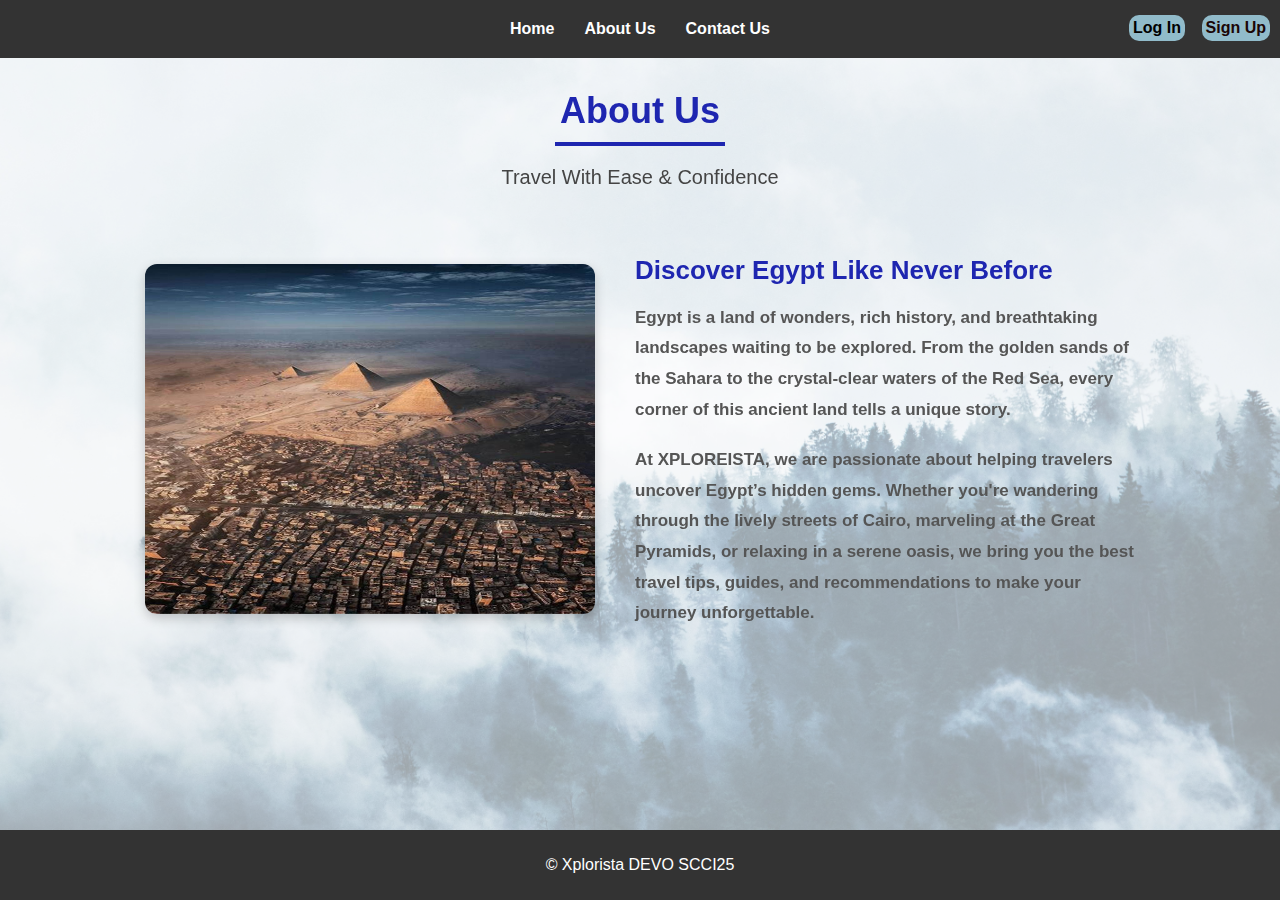
<file: final project/project.html/about.html>
<!DOCTYPE html>
<html lang="en">
<head>
    <meta charset="UTF-8">
    <meta name="viewport" content="width=device-width, initial-scale=1.0">
    <title>About Us - Exploreista</title>
    <link rel="stylesheet" href="about.css">
</head>
<body>
    <header>
        <nav>
            <ul>
                <li><a href="index.html">Home</a></li>
                <li><a href="./final project/project.html/about.html">About Us</a></li>
                <li><a href="./final project/project.html/contact.html">Contact Us</a></li>
             </ul>
             <div class="auth-buttons">
                <a href="./final project/project.html/signup.html"><button id="signup">Sign Up</button></a>
                <a href="./final project/project.html/signin.html"><button id="login">Log In</button></a>
            </div>
    </header>
    <section class="about-section">
        <h2>About Us</h2>
        <p class="intro-text">Travel With Ease & Confidence</p>

        <div class="content">
            <img src="../OIP (1).jpeg " alt="View of Egypt" class="view"> 
            <div class="text-content">
                <h3>Discover Egypt Like Never Before</h3>
                <p>
                    <strong>
                        Egypt is a land of wonders, rich history, and breathtaking landscapes waiting to be explored. 
                        From the golden sands of the Sahara to the crystal-clear waters of the Red Sea, every corner of 
                        this ancient land tells a unique story.
                    </strong>
                </p>
                <p>
                    <strong>
                        At <strong>XPLOREISTA</strong>, we are passionate about helping travelers uncover Egypt’s hidden gems. 
                        Whether you're wandering through the lively streets of Cairo, marveling at the Great Pyramids, 
                        or relaxing in a serene oasis, we bring you the best travel tips, guides, and recommendations 
                        to make your journey unforgettable.
                    </strong>
                </p>
              
            </div>
        </div>
    </section>
    <footer>
        <p>&copy; Xplorista DEVO SCCI25</p>
    </footer>
</body>
</html>
</file>
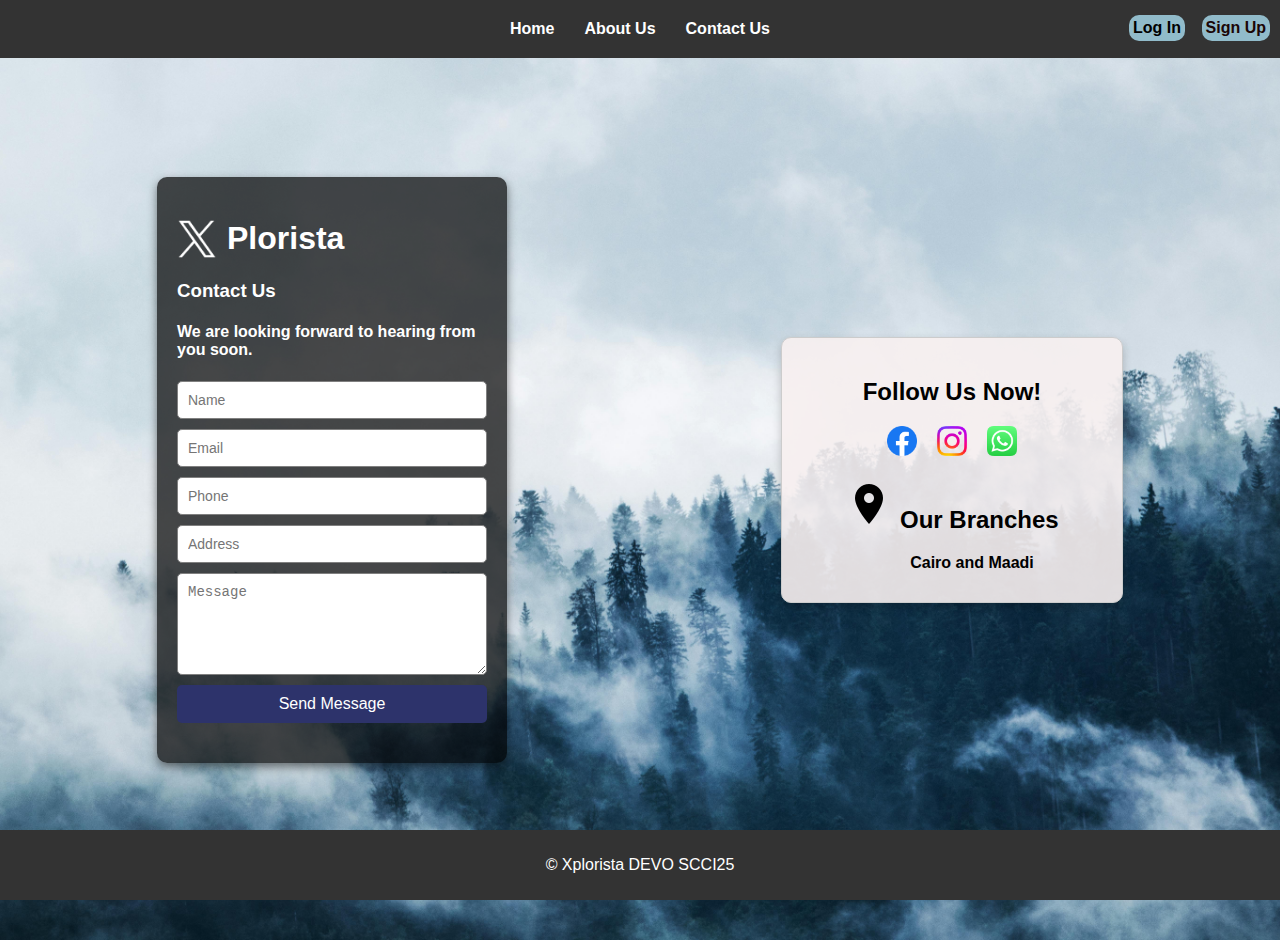
<file: final project/project.html/contact.html>
<!DOCTYPE html>
<html lang="en">
<head>
    <meta charset="UTF-8">
    <meta name="viewport" content="width=device-width, initial-scale=1.0">
    <title>Contact Us - Plorista</title>
    <link rel="stylesheet" href="./contact.css">
</head>
<header>
    <nav>
        <ul>
            <li><a href="index.html">Home</a></li>
            <li><a href="./final project/project.html/about.html">About Us</a></li>
            <li><a href="./final project/project.html/contact.html">Contact Us</a></li>
         </ul>
         <div class="auth-buttons">
            <a href="./final project/project.html/signup.html"><button id="signup">Sign Up</button></a>
            <a href="./final project/project.html/signin.html"><button id="login">Log In</button></a>
        </div>
</header>

<body>
    <div class="container">
        <h1><img src="../x logo w.png" alt="logo"> Plorista</h1>
        <h3>Contact Us</h3>
        <h4>We are looking forward to hearing from you soon.</h4>
        <form>
            <input type="text" placeholder="Name" required>
            <input type="email" placeholder="Email" required>
            <input type="text" placeholder="Phone" required>
            <input type="text" placeholder="Address" required>
            <textarea placeholder="Message" rows="5" required></textarea>
            <button type="submit">Send Message</button>
        </form>
    </div>

    <div class="links">
        <h2>Follow Us Now!</h2>
        <ul class="social">
            <li><a href="#"><img src="../facebook.png" alt="Facebook"></a></li>
            <li><a href="#"><img src="../instgram.png" alt="Instagram"></a></li>
            <li><a href="#"><img src="../whatsapp.png" alt="WhatsApp"></a></li>
        </ul>
        <h2><img src="../location_.png" alt="Location" class="locationlogo"> Our Branches</h2>
        <ul class="ulo">
            <li><b>Cairo and Maadi</b></li>
        </ul>
    </div>
    <footer>
        <p>&copy; Xplorista DEVO SCCI25</p>
    </footer>
</body>
</html>
</file>
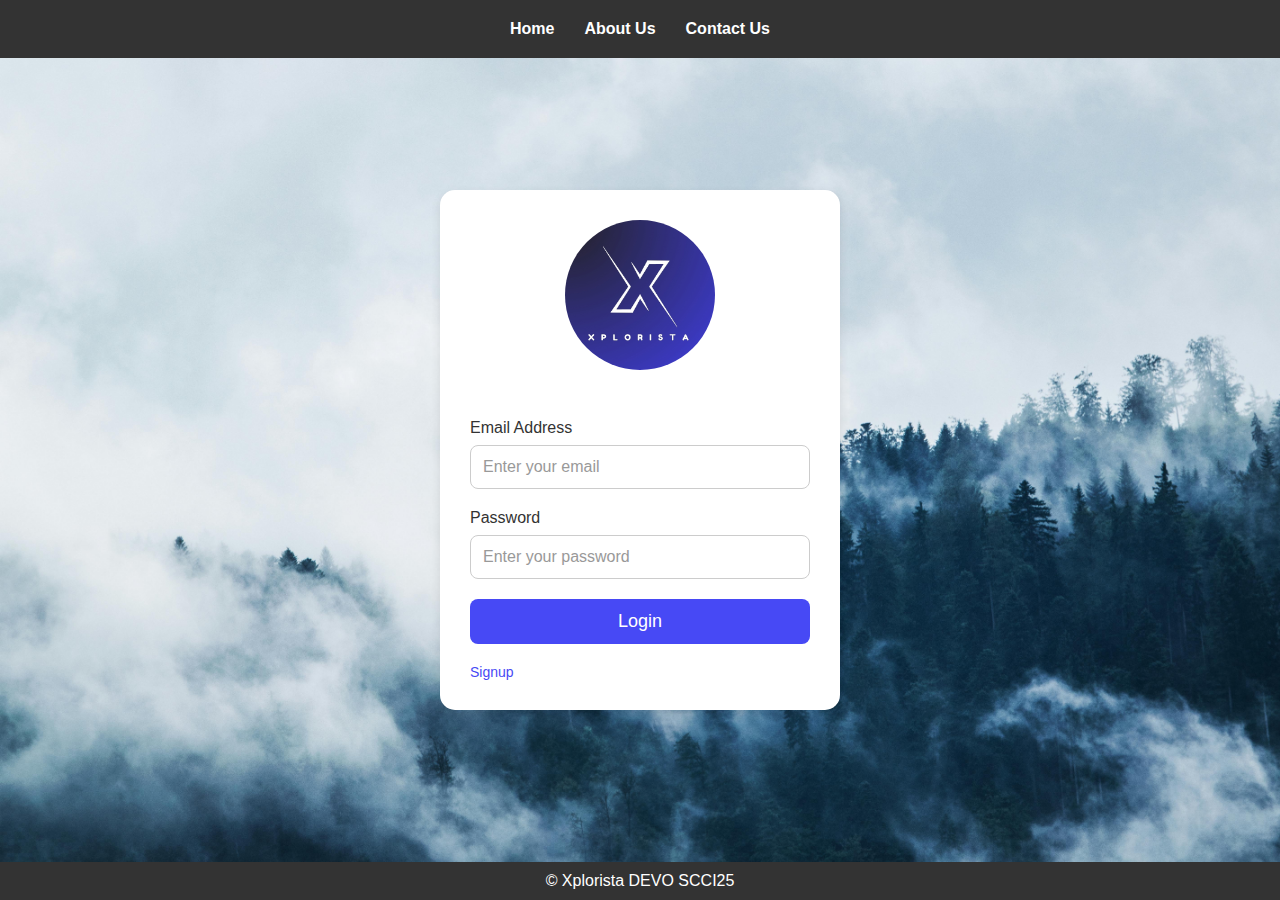
<file: final project/project.html/signin.html>
<!DOCTYPE html>
<html lang="en">
<head>
    <meta charset="UTF-8">
    <meta name="viewport" content="width=device-width, initial-scale=1.0">
    <title>Login Page</title>
    <link rel="stylesheet" href="signin.css"> 
</head>
<header>
    <nav>
        <ul>
            <li><a href="index.html">Home</a></li>
            <li><a href="./final project/project.html/about.html">About Us</a></li>
            <li><a href="./final project/project.html/contact.html">Contact Us</a></li>
         </ul>

</header>

<body>
    
    <div class="container">
        <div class="logo">
            <img src="../Black and White  X Letter Digital Company Logo.jpg" alt="Buscape Logo">
        </div>
        <form>
            <div class="input-box">
                <label for="email">Email Address</label>
                <input type="email" id="email" placeholder="Enter your email">
            </div>
            <div class="input-box">
                <label for="password">Password</label>
                <input type="password" id="password" placeholder="Enter your password">
            </div>
            <button type="submit" class="login-btn">Login</button>
        </form>
        <div class="links">
            <a href="signup.html">Signup</a>
        
        </div>
    </div>
    <footer>
        <p>&copy; Xplorista DEVO SCCI25</p>
    </footer>
</body>
</html>
</file>
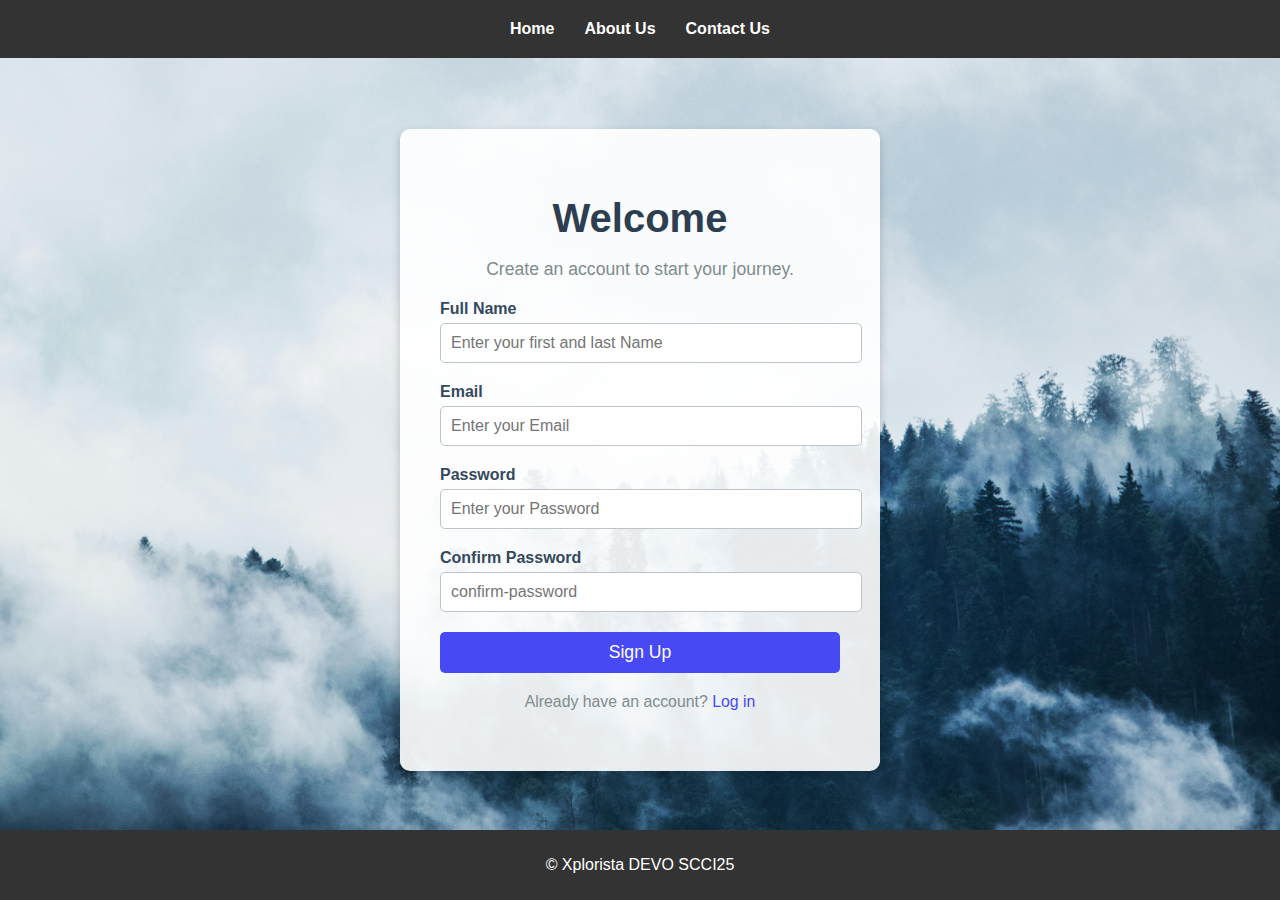
<file: final project/project.html/signup.html>
<!DOCTYPE html>
<html lang="en">
<head>
    <meta charset="UTF-8">
    <meta name="viewport" content="width=device-width, initial-scale=1.0">
    <title>Travel Sign Up</title>
    <link rel="stylesheet" href="signup.css">
</head>
<header>
    <nav>
        <ul>
            <li><a href=".../index.html">Home</a></li>
            <li><a href="./final project/project.html/about.html">About Us</a></li>
            <li><a href="./final project/project.html/contact.html">Contact Us</a></li>
         </ul>
        
</header>

<body>
  
    <div class="signup-container">
        <h1>Welcome</h1>
        <p>Create an account to start your journey.</p>
        <form class="signup-form">
            <div class="input-group">
                <label for="fullname">Full Name</label>
                <input type="text" id="fullname" name="fullname" required placeholder="Enter your first and last Name">
            </div>
            <div class="input-group">
                <label for="email">Email</label>
                <input type="email" id="email" name="email" required placeholder="Enter your Email">
            </div>
            <div class="input-group">
                <label for="password">Password</label>
                <input type="password" id="password" name="password" required placeholder="Enter your Password">
            </div>
            <div class="input-group">
                <label for="confirm-password">Confirm Password</label >
                <input type="password" id="confirm-password" name="confirm-password" required placeholder="confirm-password">
            </div>
            <button type="submit" class="signup-button">Sign Up</button>
        </form>
        <div class="login-link">
            <p>Already have an account? <a href="signin.html">Log in</a></p>
        </div>
    </div>
    <footer>
        <p>&copy; Xplorista DEVO SCCI25</p>
    </footer>
</body>
</html>
</file>
<file: final project/project.html/about.css>
body {
    font-family: 'Arial', sans-serif;
    margin: 0;
    padding: 0;
    background-color: #ffffff;
    color: #333;
    background-image: url('../yyy.jpg'); 
    background-size: cover;
    background-position: center;
    background-attachment: fixed;
    position: relative;
}
header {
    background-color: #333;
    color: #fff;
    padding: 20px 0; 
    position: fixed;
    width: 100%;
    top: 0;
    z-index: 1000;
}



nav ul {
    list-style: none;
    display: flex;
    justify-content: center;
    padding: 0;
    margin: 0; 
}

nav ul li {
    margin: 0 15px;
}

nav ul li a {
    color: #fff;
    text-decoration: none;
    font-weight: bold;
    transition: color 0.9s ease;
}

nav ul li a:hover {
    color: #ffcc00;
}


#signup {
    position: absolute;
    top: 15px;
    right: 10px;
    color: rgb(27, 6, 6);
    padding: 1px 20px;
    background-color: #91bbca;
    text-align: center;
    text-decoration: none;
    font-weight: bold;
    font-size: 16px;
    padding: 4px 4px;
    cursor: pointer;
    border-radius: 10px;
    border-style: none;

}
#login {
    position: absolute;
    top: 15px;
    right: 95px;
    color: rgb(0, 0, 0);
    padding: 1px 20px;
    background-color: #91bbca;
    text-align: center;
    text-decoration: none;
    font-weight: bold;
    font-size: 16px;
    padding: 4px 4px;
    cursor: pointer;
    border-radius: 10px;
    border-style: none;

    
}
#login:hover{
    color: #ffffff;
}
#signup:hover{
    color: #fff;
}
#sb {
    color: #fff;
    text-decoration: none;
}

nav ul li a:hover {
    color: #ffcc00;
}
body::before {
    content: "";
    position: fixed; 
    top: 0;
    left: 0;
    width: 100vw; 
    height: 100vh; 
    background-color: rgba(255, 255, 255, 0.6); 
    z-index: -1; 
}

.about-section {
    text-align: center;
    padding: 60px 20px;
    max-width: 1200px;
    margin: auto;
    position: relative;
    z-index: 1;
}

h2 {
    font-size: 36px;
    font-weight: bold;
    margin-bottom: 15px;
    color: #1e26b0;
    position: relative;
}

h2::after {
    content: "";
    display: block;
    width: 170px;
    height: 4px;
    background-color: rgb(30, 38, 176);
    margin: 10px auto 20px;
}

.intro-text {
    font-size: 20px;
    color: #444;
    margin-bottom: 40px;
    font-weight: 500;
}

.content {
    display: flex;
    align-items: center;
    justify-content: center;
    gap: 40px;
    max-width: 1200px;
    text-align: left;
    margin: auto;
    flex-wrap: wrap;
}

.view {
    width: 450px;
    border-radius: 12px;
    height: 350px;
    box-shadow: 0 4px 12px rgba(0, 0, 0, 0.2);
    transition: transform 0.3s ease;
}

.view:hover {
    transform: scale(1.05);
}

.text-content {
    max-width: 500px;
}

h3 {
    font-size: 26px;
    margin-bottom: 15px;
    color: #1e26b0;
}

.text-content p {
    font-size: 17px;
    color: #555;
    line-height: 1.8;
    margin-bottom: 20px;
}

.cta-button {
    display: inline-block;
    padding: 12px 24px;
    background-color: #1e26b0;
    color: #fff;
    font-size: 16px;
    font-weight: 600;
    text-decoration: none;
    border-radius: 6px;
    transition: background-color 0.3s ease;
}

.cta-button:hover {
    background-color: #151a7a;
}

@media (max-width: 768px) {
    .content {
        flex-direction: column;
        text-align: center;
        
    }

    .view {
        width: 100%;
        max-width: 350px;
        height: auto;
    }

    h2 {
        font-size: 28px;
    }

    h3 {
        font-size: 22px;
    }

    .text-content p {
        font-size: 16px;
    }

    .cta-button {
        font-size: 14px;
        padding: 10px 20px;
    }
}
footer {
    background-color: #333;
    color: #fff;
    text-align: center;
    padding: 10px 0; 
    position: fixed;
    width: 100%;
    bottom: 0;
}
</file>
<file: final project/project.html/contact.css>
body {
    margin: 0;
    font-family: Arial, sans-serif;
    background-image: url(../yyy.jpg);
    background-size: cover;
    background-position: center;
    color: white;
    min-height: 100vh;
    display: flex;
    justify-content: center;
    align-items: center;
    padding: 20px; 
}
header {
    background-color: #333;
    color: #fff;
    padding: 20px 0; 
    position: fixed;
    width: 100%;
    top: 0;
    z-index: 1000;
}



nav ul {
    list-style: none;
    display: flex;
    justify-content: center;
    padding: 0;
    margin: 0; 
}

nav ul li {
    margin: 0 15px;
}

nav ul li a {
    color: #fff;
    text-decoration: none;
    font-weight: bold;
    transition: color 0.9s ease;
}

nav ul li a:hover {
    color: #ffcc00;
}


#signup {
    position: absolute;
    top: 15px;
    right: 10px;
    color: rgb(27, 6, 6);
    padding: 1px 20px;
    background-color: #91bbca;
    text-align: center;
    text-decoration: none;
    font-weight: bold;
    font-size: 16px;
    padding: 4px 4px;
    cursor: pointer;
    border-radius: 10px;
    border-style: none;

}
#login {
    position: absolute;
    top: 15px;
    right: 95px;
    color: rgb(0, 0, 0);
    padding: 1px 20px;
    background-color: #91bbca;
    text-align: center;
    text-decoration: none;
    font-weight: bold;
    font-size: 16px;
    padding: 4px 4px;
    cursor: pointer;
    border-radius: 10px;
    border-style: none;

    
}
#login:hover{
    color: #ffffff;
}
#signup:hover{
    color: #fff;
}
#sb {
    color: #fff;
    text-decoration: none;
}

.container {
    width: 25%;
    max-width: 800px;
    margin: auto;
    padding: 20px;
    background-color: rgba(0, 0, 0, 0.7);
    border-radius: 10px;
    box-shadow: 0 4px 10px rgba(0, 0, 0, 0.5);
}

h1 {
    font-size: 32px;
    display: flex;
    align-items: center;
    gap: 10px;
}

h1 img {
    width: 40px;
    height: auto;
}

.contact-info {
    margin-bottom: 20px;
}

.contact-info p {
    margin: 5px 0;
}

.social-icons {
    margin-top: 10px;
}

.social-icons a {
    color: white;
    font-size: 20px;
    margin-right: 10px;
    text-decoration: none;
}

form {
    width: 100%;
    max-width: 350px;
    display: flex;
    flex-direction: column;
    margin: 20px 0;
}

input,
textarea {
    background: #ffffff;
    border: 1px solid gray;
    color: rgb(0, 0, 0);
    padding: 10px;
    margin-bottom: 10px;
    border-radius: 5px;
    font-size: 14px;
}

button {
    background: #2D336B;
    color: white;
    border: none;
    padding: 10px;
    cursor: pointer;
    border-radius: 5px;
    font-size: 16px;
    transition: background 0.3s ease;
}

button:hover {
    background: #1a1f4b;
}

.links {
    border: 1px solid #ccc;
    width: 50%;
    max-width: 300px;
    padding: 20px;
    background-color: rgba(247, 239, 239, 0.9);
    border-radius: 10px;
    box-shadow: 0 4px 10px rgba(0, 0, 0, 0.2);
    margin: 20px auto; 
    text-align: center;
}

.links h2 {
    margin: 20px 0;
    color: #000000;
}

.social {
    list-style: none;
    padding: 0;
    display: flex;
    justify-content: center;
    gap: 20px;
}

.social li {
    display: inline-flex;
}

.social li a img {
    width: 30px;
    height: auto;
}

.ulo {
    text-align: center;
    color: #000000;
    font-size: 16px;
    margin: 10px 0;
    list-style: none;
}

.locationlogo img {
    width: 30px;
    height: auto;
    vertical-align: middle;
}

@media (max-width: 768px) {
    .container {
        padding: 15px;
    }

    h1 {
        font-size: 28px;
    }

    form {
        margin: 10px 0;
    }

    .links {
        width: 100%;
        max-width: none;
        margin: 10px 0;
    }
}

@media (max-width: 480px) {
    h1 {
        font-size: 24px;
    }

    .social li a img {
        width: 25px;
    }

    .locationlogo img {
        width: 25px;
    }
}
footer {
    background-color: #333;
    color: #fff;
    text-align: center;
    padding: 10px 0; 
    position: fixed;
    width: 100%;
    bottom: 0;
}
</file>
<file: final project/project.html/signin.css>
* {
    margin: 0;
    padding: 0;
    box-sizing: border-box;
    font-family: Arial, sans-serif;
}

body {
    display: flex;
    justify-content: center;
    align-items: center;
    height: 100vh;
    background-color: #D4A373;
    background-image: url(../yyy.jpg);
    background-size: cover;
}
header {
    background-color: #333;
    color: #fff;
    padding: 20px 0; 
    position: fixed;
    width: 100%;
    top: 0;
    z-index: 1000;
}



nav ul {
    list-style: none;
    display: flex;
    justify-content: center;
    padding: 0;
    margin: 0; 
}

nav ul li {
    margin: 0 15px;
}

nav ul li a {
    color: #fff;
    text-decoration: none;
    font-weight: bold;
    transition: color 0.9s ease;
}

nav ul li a:hover {
    color: #ffcc00;
}



nav ul li a:hover {
    color: #ffcc00;
}
.logo img {
    width: 150px;
    height: auto;
    margin-bottom: 25px; 
    border-radius: 100px;
}

.container {
    background: white;
    padding: 30px;
    border-radius: 15px;
    box-shadow: 0px 4px 10px rgba(0, 0, 0, 0.1);
    text-align: center;
    width: 400px;
}

.input-box {
    width: 100%;
    margin: 20px 0; 
    text-align: left;
}

.input-box label {
    display: block; 
    margin-bottom: 8px;
    font-size: 16px;
    color: #333; 
}

input {
    width: 100%;
    padding: 12px;
    border: 1px solid #ccc;
    border-radius: 8px;
    font-size: 16px; 
    outline: none;
    transition: border-color 0.3s ease; 
}

input::placeholder {
    font-size: 16px;
    color: #999; 
}

input:focus {
    border-color: #4749f5; 
}

.login-btn {
    width: 100%;
    background-color: #4749f5;
    color: white;
    padding: 12px;
    border: none;
    border-radius: 8px;
    cursor: pointer;
    font-size: 18px;
    transition: background-color 0.3s ease; 
}

.login-btn:hover {
    background-color: #4749f5; 
}

.links {
    display: flex;
    justify-content: space-between;
    margin-top: 20px; 
    font-size: 14px;
}

.links a {
    text-decoration: none;
    color: #4749f5;
    transition: color 0.3s ease; 
}

.links a:hover {
    color: #4749f5; 
}

footer {
    background-color: #333;
    color: #fff;
    text-align: center;
    padding: 10px 0; 
    position: fixed;
    width: 100%;
    bottom: 0;
}
</file>
<file: final project/project.html/signup.css>
body {
    margin: 0;
    padding: 0;
    font-family: 'Arial', sans-serif;
    background: url('travel-bg.jpg') no-repeat center center fixed;
    background-size: cover;
    display: flex;
    justify-content: center;
    align-items: center;
    height: 100vh;
    color: #333;
    background-image: url(../yyy.jpg);
}
header {
    background-color: #333;
    color: #fff;
    padding: 20px 0; 
    position: fixed;
    width: 100%;
    top: 0;
    z-index: 1000;
}



nav ul {
    list-style: none;
    display: flex;
    justify-content: center;
    padding: 0;
    margin: 0; 
}

nav ul li {
    margin: 0 15px;
}

nav ul li a {
    color: #fff;
    text-decoration: none;
    font-weight: bold;
    transition: color 0.9s ease;
}

nav ul li a:hover {
    color: #ffcc00;
}



.signup-container {
    background: rgba(255, 255, 255, 0.9);
    padding: 40px;
    border-radius: 10px;
    box-shadow: 0 4px 10px rgba(0, 0, 0, 0.2);
    width: 100%;
    max-width: 400px;
    text-align: center;
}

.signup-container h1 {
    margin-bottom: 10px;
    font-size: 2.5em;
    color: #2c3e50;
}

.signup-container p {
    margin-bottom: 20px;
    font-size: 1.1em;
    color: #7f8c8d;
}

.signup-form .input-group {
    margin-bottom: 20px;
    text-align: left;
}

.signup-form .input-group label {
    display: block;
    margin-bottom: 5px;
    font-weight: bold;
    color: #34495e;
}

.signup-form .input-group input {
    width: 100%;
    padding: 10px;
    border: 1px solid #bdc3c7;
    border-radius: 5px;
    font-size: 1em;
    color: #333;
}

.signup-form .input-group input:focus {
    border-color: #4749f5;
    outline: none;
}

.signup-button {
    width: 100%;
    padding: 10px;
    background-color: #4749f5;
    border: none;
    border-radius: 5px;
    color: white;
    font-size: 1.1em;
    cursor: pointer;
    transition: background-color 0.3s ease;
}

.signup-button:hover {
    background-color: #4749f5;
}

.login-link {
    margin-top: 20px;
    font-size: 0.9em;
    color: #7f8c8d;
}

.login-link a {
    color: #4749f5;
    text-decoration: none;
}

.login-link a:hover {
    text-decoration: underline;
} 

footer {
    background-color: #333;
    color: #fff;
    text-align: center;
    padding: 10px 0; 
    position: fixed;
    width: 100%;
    bottom: 0;
}
</file>
